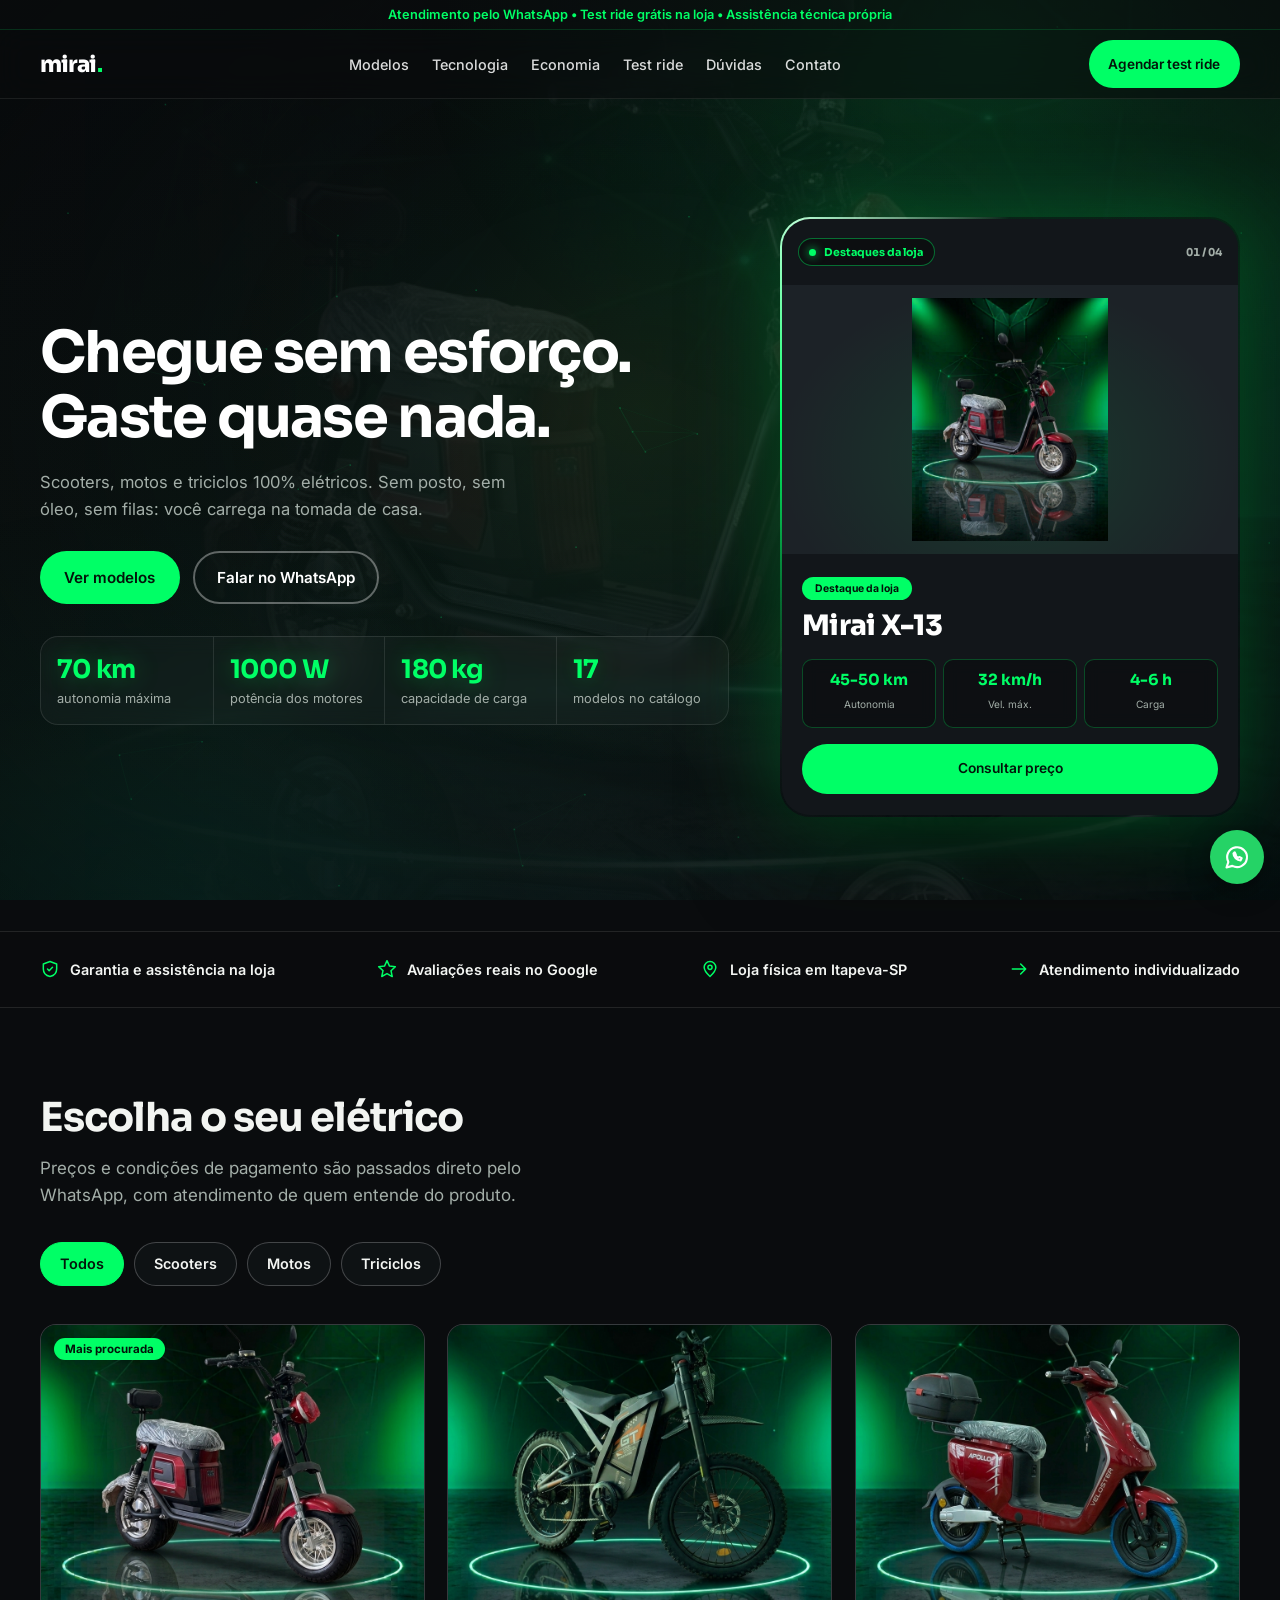
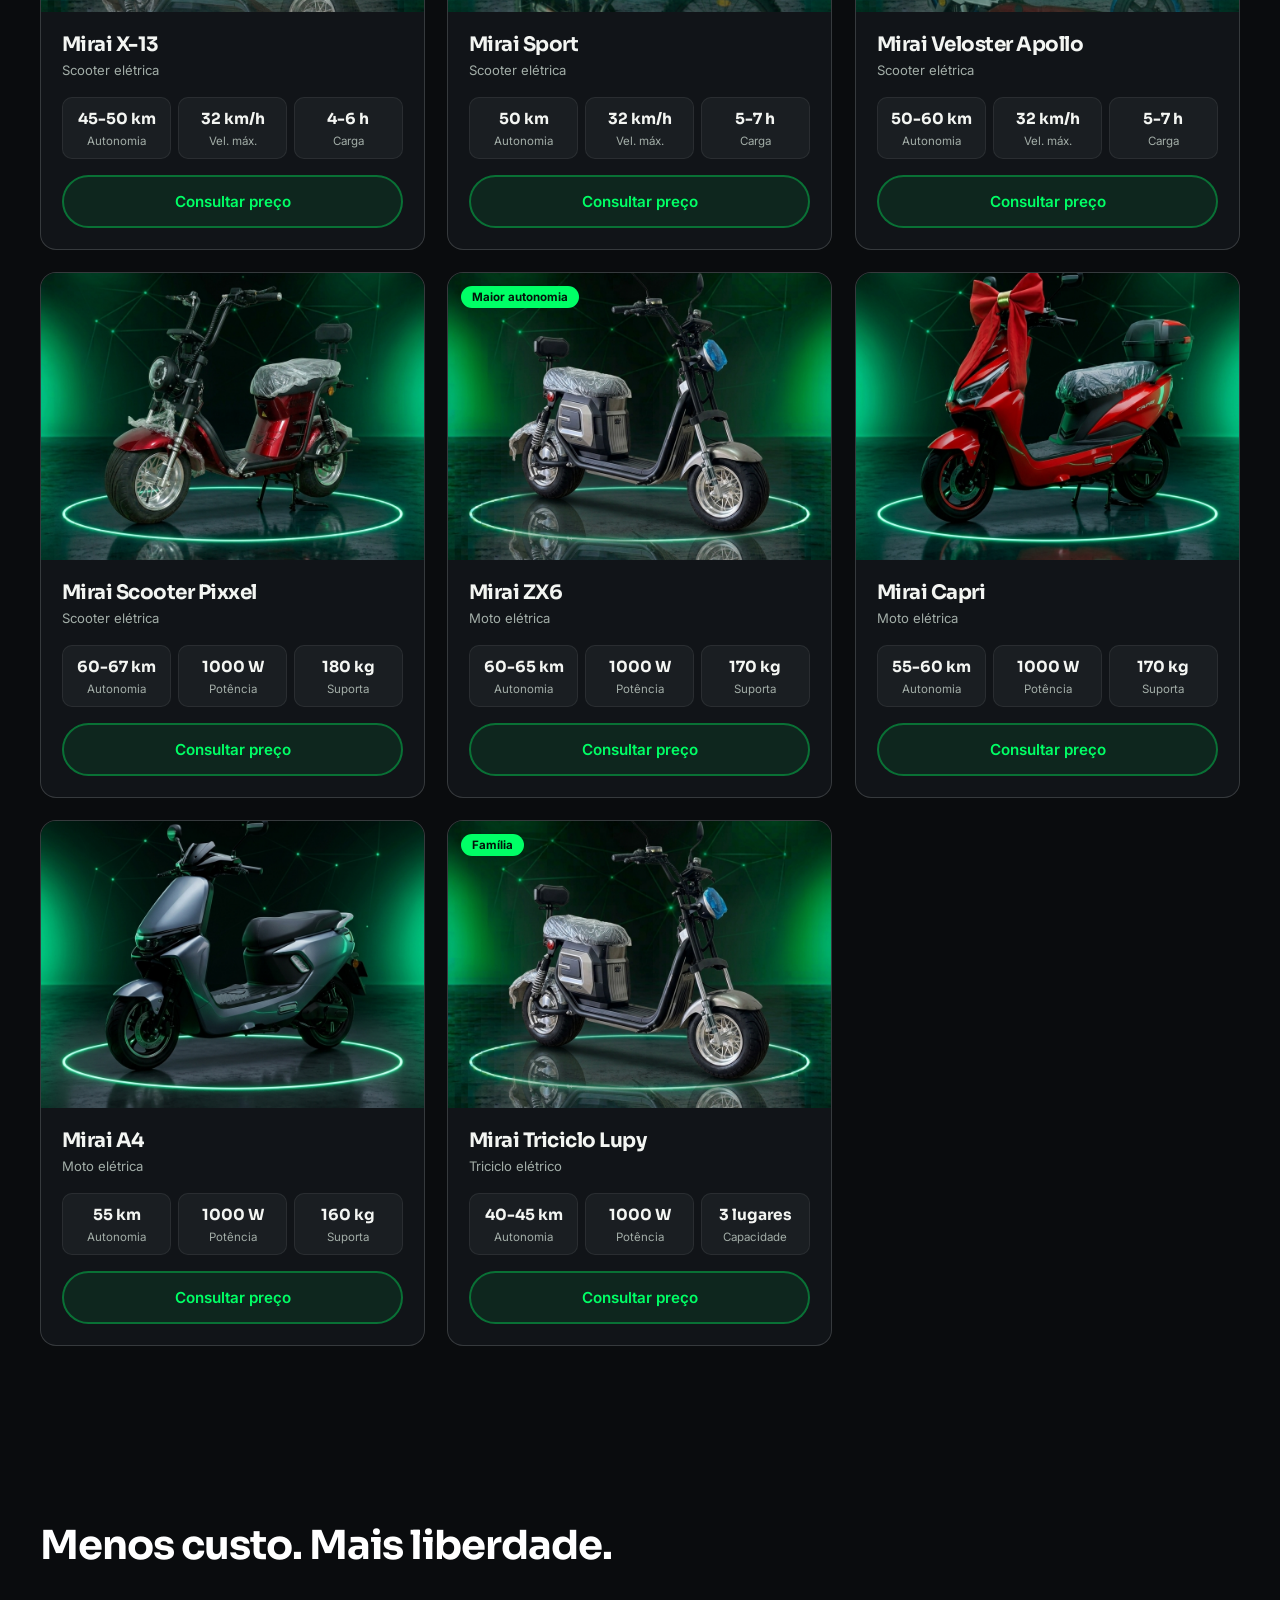
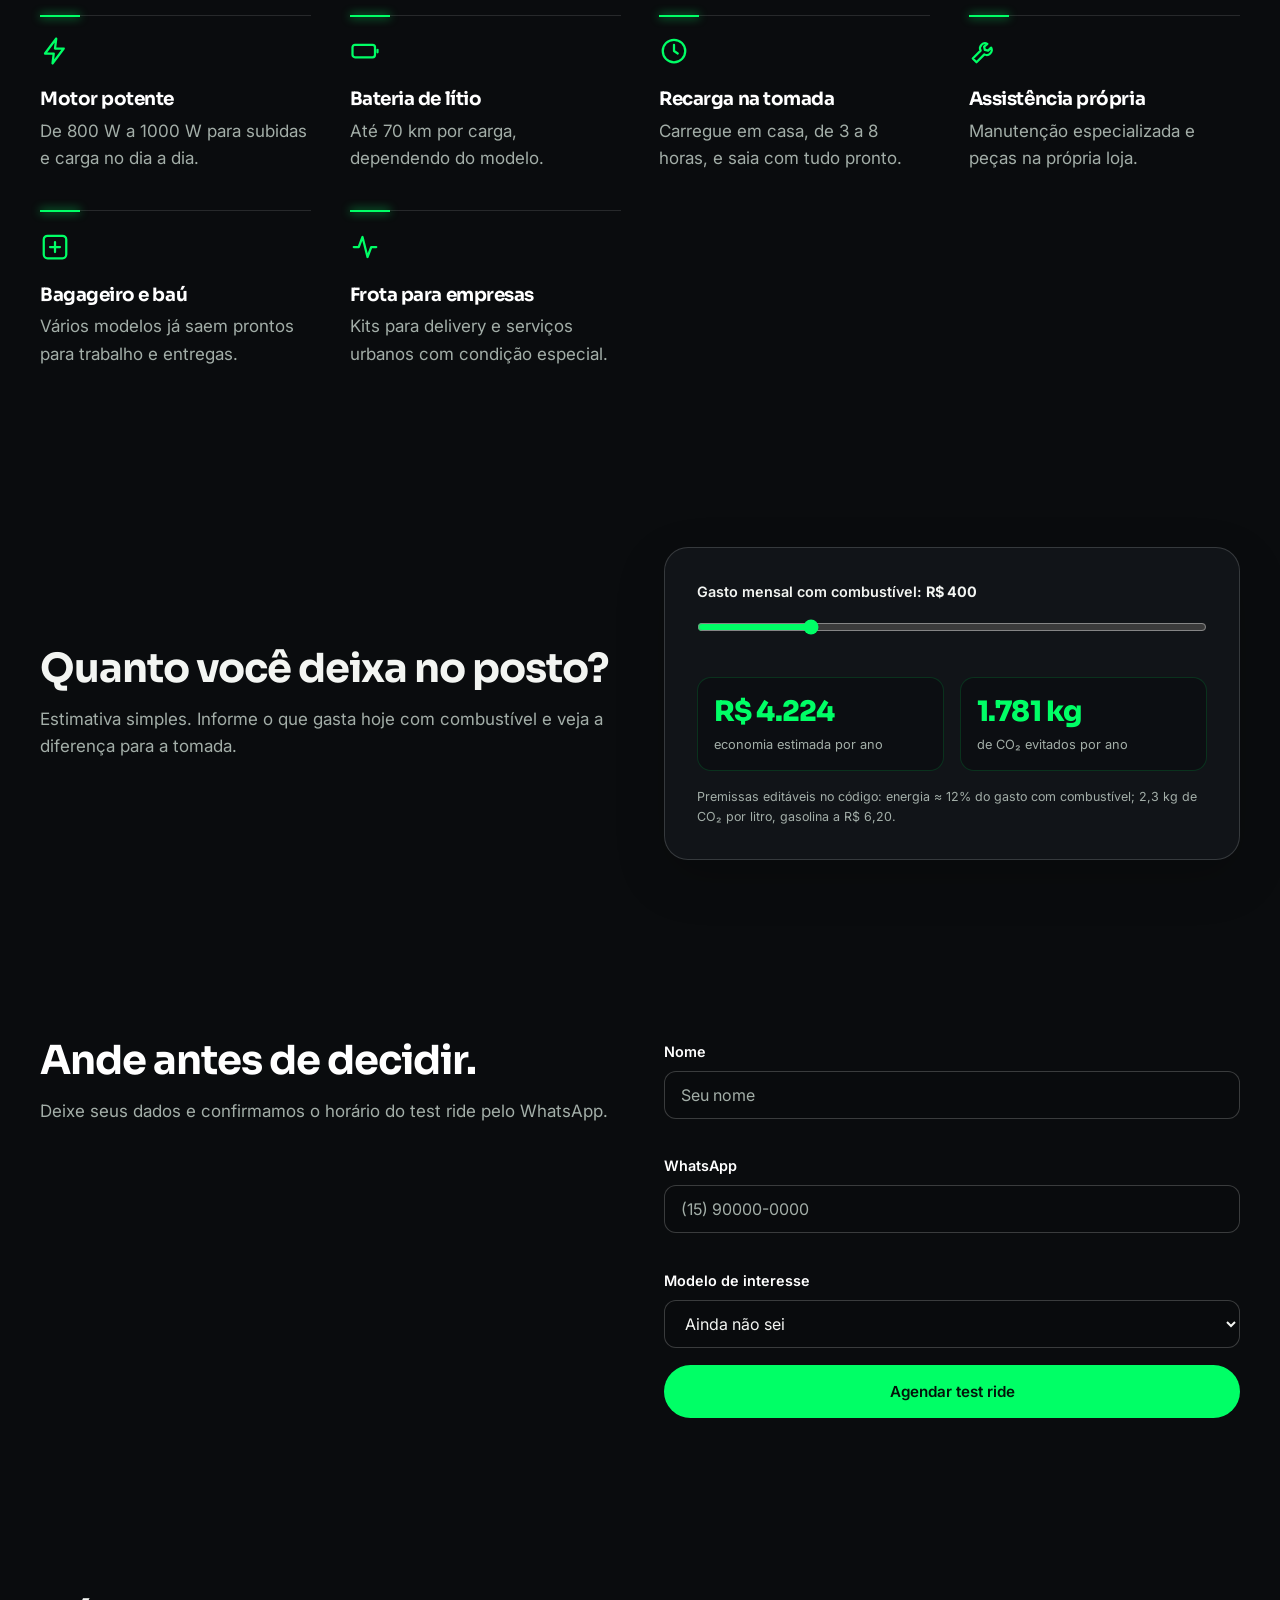
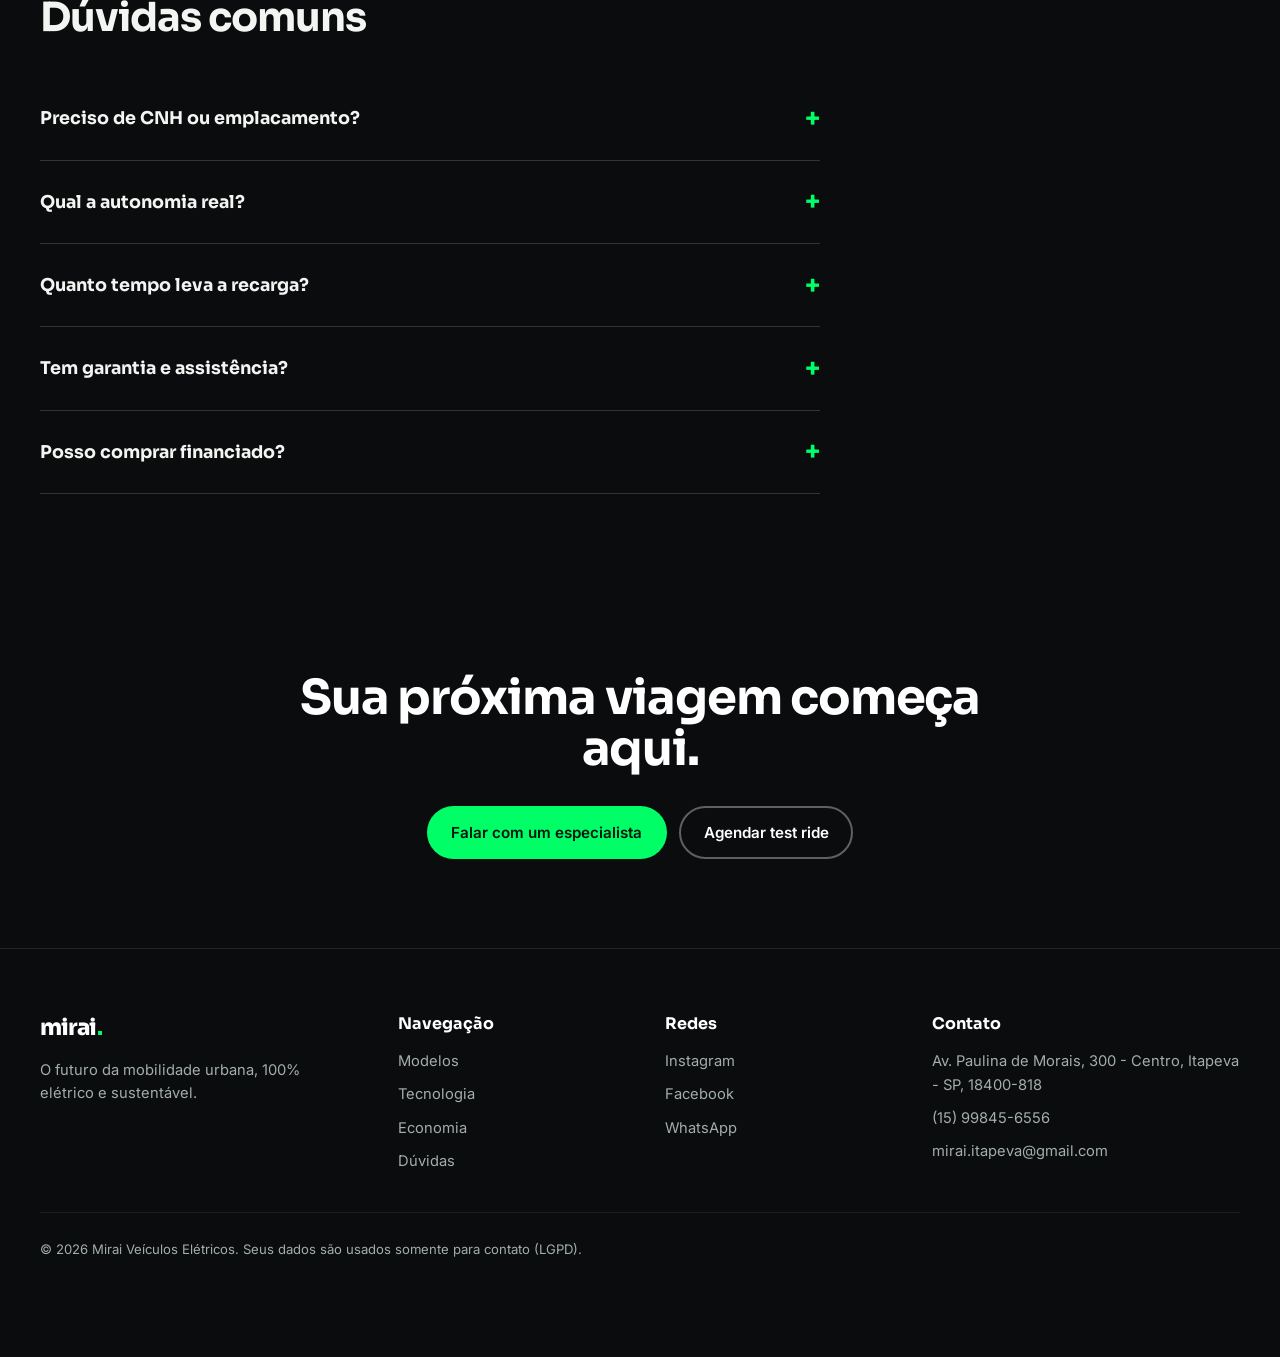
<file: site.html>
<!DOCTYPE html>
<html lang="pt-BR">
<head>
<meta charset="UTF-8">
<meta name="viewport" content="width=device-width, initial-scale=1, viewport-fit=cover">
<meta name="theme-color" content="#0a0c0e">
<title>Mirai Elétricos | Scooters e motos elétricas em Itapeva</title>
<meta name="description" content="Scooters, motos e triciclos elétricos em Itapeva-SP. Test ride, assistência técnica e atendimento pelo WhatsApp.">
<link rel="preconnect" href="https://fonts.googleapis.com"><link rel="preconnect" href="https://fonts.gstatic.com" crossorigin>
<link href="https://fonts.googleapis.com/css2?family=Sora:wght@500;700;800&family=Inter:wght@400;500;600&display=swap" rel="stylesheet">
<script type="application/ld+json">{"@context":"https://schema.org","@type":"Organization","name":"Mirai Elétricos","url":"https://seudominio.com.br/","telephone":"+55-15-99845-6556","address":{"@type":"PostalAddress","streetAddress":"Av. Paulina de Morais, 300","addressLocality":"Itapeva","addressRegion":"SP","postalCode":"18400-818","addressCountry":"BR"}}</script>
<link rel="stylesheet" href="style.css">
</head>
<body>
<div class="hero-bg site-bg" aria-hidden="true">
 <img src="assets/Mirai X-13 (2).jpg" alt="" onerror="this.remove()">
 <div class="ambient-wash"><span class="ambient-orb ambient-a"></span><span class="ambient-orb ambient-b"></span><span class="ambient-orb ambient-c"></span></div>
 <canvas id="net"></canvas><div class="ambient-vignette"></div>
</div>

<div class="topbar">Atendimento pelo WhatsApp &bull; Test ride grátis na loja &bull; Assistência técnica própria</div>

<header>
  <div class="wrap nav" id="nav">
    <a href="#home" class="logo" aria-label="Mirai Elétricos">mirai<b>.</b></a>
    <ul id="menu">
      <li><a href="#bikes">Modelos</a></li>
      <li><a href="#tecnologia">Tecnologia</a></li>
      <li><a href="#economia">Economia</a></li>
      <li><a href="#testride">Test ride</a></li>
      <li><a href="#faq">Dúvidas</a></li>
      <li><a href="#contato">Contato</a></li>
    </ul>
    <a class="btn btn-p" href="#testride">Agendar test ride</a>
    <button class="burger" id="burger" type="button" aria-label="Abrir menu" aria-controls="menu" aria-expanded="false">
      <svg class="i" viewBox="0 0 24 24"><path d="M4 7h16M4 12h16M4 17h16"/></svg>
    </button>
  </div>
</header>

<main id="home">
<!-- HERO -->
<section class="hero">
  <div class="hv" role="region" aria-roledescription="carrossel" aria-label="Destaques da loja" data-autoplay="playing">
    <div class="hv-in">
      <div class="hv-top"><span class="live"><i aria-hidden="true"></i> Destaques da loja</span><div class="hv-controls"><span id="vc" aria-label="Destaque 1 de 4">01 / 04</span></div></div>
      <div class="vstage" id="vstage"></div>
    </div>
  </div>
  <div class="wrap">
    <h1 id="h1"><span style="--n:0">Chegue</span> <span style="--n:1">sem</span> <span style="--n:2">esforço.</span> <span style="--n:3">Gaste</span> <span style="--n:4">quase</span> <span style="--n:5">nada.</span></h1>
    <p>Scooters, motos e triciclos 100% elétricos. Sem posto, sem óleo, sem filas: você carrega na tomada de casa.</p>
    <div class="cta-row">
      <a class="btn btn-p" href="#bikes">Ver modelos</a>
      <a class="btn btn-s" href="https://wa.me/5515998456556?text=Ol%C3%A1%21%20Quero%20conhecer%20os%20modelos%20da%20Mirai." target="_blank" rel="noopener noreferrer">Falar no WhatsApp</a>
    </div>
    <div class="stats">
      <div class="stat"><strong><span class="count" data-to="70">0</span> km</strong><small>autonomia máxima</small></div>
      <div class="stat"><strong><span class="count" data-to="1000">0</span> W</strong><small>potência dos motores</small></div>
      <div class="stat"><strong><span class="count" data-to="180">0</span> kg</strong><small>capacidade de carga</small></div>
      <div class="stat"><strong><span class="count" data-to="17">0</span></strong><small>modelos no catálogo</small></div>
    </div>
  </div>
</section>

<!-- CONFIANÇA -->
<div class="trust"><div class="wrap">
  <span><svg class="i" viewBox="0 0 24 24"><path d="m12 3 8 3v6c0 4.5-3.2 8-8 9-4.8-1-8-4.5-8-9V6z"/><path d="m9 12 2 2 4-4"/></svg>Garantia e assistência na loja</span>
  <span><svg class="i" viewBox="0 0 24 24"><path d="M12 2l3 6.5 7 .8-5.2 4.8 1.5 7L12 17.5 5.7 21l1.5-7L2 9.3l7-.8z"/></svg>Avaliações reais no Google</span>
  <span><svg class="i" viewBox="0 0 24 24"><path d="M12 21s-7-6.2-7-11a7 7 0 0 1 14 0c0 4.8-7 11-7 11z"/><circle cx="12" cy="10" r="2.5"/></svg>Loja física em Itapeva-SP</span>
  <span><svg class="i" viewBox="0 0 24 24"><path d="M4 12h16M14 6l6 6-6 6"/></svg>Atendimento individualizado</span>
</div></div>

<!-- PRODUTOS -->
<section id="bikes"><div class="wrap">
  <h2 class="rv">Escolha o seu elétrico</h2>
  <p class="lead muted rv">Preços e condições de pagamento são passados direto pelo WhatsApp, com atendimento de quem entende do produto.</p>
  <div class="filters" role="group" aria-label="Filtrar por categoria">
    <button class="chip" aria-pressed="true" data-f="todos">Todos</button>
    <button class="chip" aria-pressed="false" data-f="scooter">Scooters</button>
    <button class="chip" aria-pressed="false" data-f="moto">Motos</button>
    <button class="chip" aria-pressed="false" data-f="triciclo">Triciclos</button>
  </div>
  <div class="grid" id="grid"></div>
</div></section>

<!-- TECNOLOGIA -->
<section id="tecnologia" class="dark"><div class="wrap">
  <h2 class="rv">Menos custo. Mais liberdade.</h2>
  <div class="feat">
    <div class="rv"><svg class="i" viewBox="0 0 24 24"><path d="M13 2 4 14h7l-1 8 9-12h-7z"/></svg><h3>Motor potente</h3><p class="muted">De 800 W a 1000 W para subidas e carga no dia a dia.</p></div>
    <div class="rv"><svg class="i" viewBox="0 0 24 24"><rect x="2" y="7" width="18" height="10" rx="2"/><path d="M22 11v2"/></svg><h3>Bateria de lítio</h3><p class="muted">Até 70 km por carga, dependendo do modelo.</p></div>
    <div class="rv"><svg class="i" viewBox="0 0 24 24"><circle cx="12" cy="12" r="9"/><path d="M12 7v5l3 2"/></svg><h3>Recarga na tomada</h3><p class="muted">Carregue em casa, de 3 a 8 horas, e saia com tudo pronto.</p></div>
    <div class="rv"><svg class="i" viewBox="0 0 24 24"><path d="M14.7 6.3a4 4 0 0 0-5.4 5.4L3 18l3 3 6.3-6.3a4 4 0 0 0 5.4-5.4l-2.4 2.4-2.6-.6-.6-2.6z"/></svg><h3>Assistência própria</h3><p class="muted">Manutenção especializada e peças na própria loja.</p></div>
    <div class="rv"><svg class="i" viewBox="0 0 24 24"><rect x="3" y="3" width="18" height="18" rx="3"/><path d="M8 12h8M12 8v8"/></svg><h3>Bagageiro e baú</h3><p class="muted">Vários modelos já saem prontos para trabalho e entregas.</p></div>
    <div class="rv"><svg class="i" viewBox="0 0 24 24"><path d="M3 12h4l3-8 4 16 3-8h4"/></svg><h3>Frota para empresas</h3><p class="muted">Kits para delivery e serviços urbanos com condição especial.</p></div>
  </div>
</div></section>

<!-- CALCULADORA -->
<section id="economia"><div class="wrap calc">
  <div>
    <h2 class="rv">Quanto você deixa no posto?</h2>
    <p class="lead muted rv">Estimativa simples. Informe o que gasta hoje com combustível e veja a diferença para a tomada.</p>
  </div>
  <div class="panel rv">
    <label for="gasto">Gasto mensal com combustível: <b id="gv">R$ 400</b></label>
    <input type="range" id="gasto" min="100" max="1500" step="50" value="400">
    <div class="res">
      <div><strong id="r1">R$ 0</strong><small>economia estimada por ano</small></div>
      <div><strong id="r2">0 kg</strong><small>de CO₂ evitados por ano</small></div>
    </div>
    <p class="muted" style="font-size:.78rem;margin-top:1rem">Premissas editáveis no código: energia ≈ 12% do gasto com combustível; 2,3 kg de CO₂ por litro, gasolina a R$ 6,20.</p>
  </div>
</div></section>

<!-- TEST RIDE -->
<section id="testride" class="dark"><div class="wrap ride">
  <div>
    <h2 class="rv">Ande antes de decidir.</h2>
    <p class="lead muted rv">Deixe seus dados e confirmamos o horário do test ride pelo WhatsApp.</p>
  </div>
  <form id="tr" novalidate class="rv">
    <div><label for="n">Nome</label><input id="n" autocomplete="name" placeholder="Seu nome"><div class="err" id="en"></div></div>
    <div><label for="w">WhatsApp</label><input id="w" type="tel" inputmode="numeric" autocomplete="tel" placeholder="(15) 90000-0000" maxlength="15"><div class="err" id="ew"></div></div>
    <div><label for="m">Modelo de interesse</label><select id="m"></select></div>
    <button class="btn btn-p" type="submit">Agendar test ride</button>
    <div class="ok" id="ok" role="status">Pronto! Abrimos o WhatsApp com seu pedido. Se não abriu, toque em enviar na conversa.</div>
  </form>
</div></section>

<!-- FAQ -->
<section id="faq"><div class="wrap">
  <h2 class="rv">Dúvidas comuns</h2>
  <div class="faq">
    <details><summary>Preciso de CNH ou emplacamento?</summary><p>Depende da potência e da velocidade do modelo, conforme as regras do Contran. Confirme o enquadramento do modelo que você escolheu com nossa equipe antes da compra.</p></details>
    <details><summary>Qual a autonomia real?</summary><p>A autonomia varia com peso, relevo e velocidade. Os valores do catálogo são faixas de referência por modelo.</p></details>
    <details><summary>Quanto tempo leva a recarga?</summary><p>Entre 3 e 8 horas, em tomada comum, conforme o modelo.</p></details>
    <details><summary>Tem garantia e assistência?</summary><p>Sim. A assistência técnica é feita na loja, em Itapeva. Prazos e termos são informados na compra.</p></details>
    <details><summary>Posso comprar financiado?</summary><p>Fale com a equipe pelo WhatsApp para ver as formas de pagamento disponíveis.</p></details>
  </div>
</div></section>

<!-- CTA FINAL -->
<section class="dark final" id="contato"><div class="wrap">
  <h2 class="rv">Sua próxima viagem começa aqui.</h2>
  <div class="cta-row">
    <a class="btn btn-p" href="https://wa.me/5515998456556?text=Ol%C3%A1%21%20Quero%20conhecer%20os%20modelos%20da%20Mirai." target="_blank" rel="noopener noreferrer">Falar com um especialista</a>
    <a class="btn btn-s" href="#testride">Agendar test ride</a>
  </div>
</div></section>
</main>

<footer><div class="wrap">
  <div class="fgrid">
    <div><a href="#home" class="logo" style="color:#fff">mirai<b>.</b></a><p style="margin-top:1rem;max-width:30ch">O futuro da mobilidade urbana, 100% elétrico e sustentável.</p></div>
    <div><h4>Navegação</h4><ul><li><a href="#bikes">Modelos</a></li><li><a href="#tecnologia">Tecnologia</a></li><li><a href="#economia">Economia</a></li><li><a href="#faq">Dúvidas</a></li></ul></div>
    <div><h4>Redes</h4><ul><li><a href="https://www.instagram.com/mirai.itapeva/" target="_blank" rel="noopener noreferrer">Instagram</a></li><li><a href="https://www.facebook.com/61592058405448/" target="_blank" rel="noopener noreferrer">Facebook</a></li><li><a href="https://wa.me/5515998456556" target="_blank" rel="noopener noreferrer">WhatsApp</a></li></ul></div>
    <div><h4>Contato</h4><ul><li>Av. Paulina de Morais, 300 - Centro, Itapeva - SP, 18400-818</li><li>(15) 99845-6556</li><li>mirai.itapeva@gmail.com</li></ul></div>
  </div>
  <div class="legal"><span>&copy; <span id="yr"></span> Mirai Veículos Elétricos. Seus dados são usados somente para contato (LGPD).</span></div>
</div></footer>

<a class="wpp" href="https://wa.me/5515998456556?text=Ol%C3%A1%21%20Vim%20pelo%20site%20da%20Mirai." target="_blank" rel="noopener noreferrer" aria-label="Falar no WhatsApp">
  <svg viewBox="0 0 24 24" fill="none" stroke="currentColor" stroke-width="1.8" stroke-linecap="round" stroke-linejoin="round"><path d="M3 21l1.6-4.8A8.5 8.5 0 1 1 8 19.6z"/><path d="M9 9c0 3 3 6 6 6l1-2-2-1-1 .7c-1-.4-1.8-1.2-2.2-2.2L11 10l-1-2z"/></svg>
</a>

<script src="script.js" defer></script>
</body>
</html>
</file>
<file: style.css>
/* ===== TOKENS ===== */
:root{
  --ink:#0a0c0e; --ink-2:#12161a; --ink-3:#1c2227;
  --paper:#f3f5f2; --paper-2:#e6eae4; --line:#d3d9d0;
  --green:#00ff66; --green-ink:#006b2b; --green-glow:rgba(0,255,102,.35);
  --text:#14181b; --muted:#5a645e; --text-inv:#fff; --muted-inv:#a3aea8;
  --r:16px; --ease:cubic-bezier(.2,.7,.2,1);
  --f-head:'Sora',system-ui,sans-serif; --f-body:'Inter',system-ui,sans-serif;
}
*{box-sizing:border-box;margin:0;padding:0}
html{scroll-behavior:smooth;scroll-padding-top:80px}
body{font:400 1.0625rem/1.6 var(--f-body);color:var(--text);background:var(--paper);overflow-x:hidden}
img{max-width:100%;display:block}
a{color:inherit}
h1,h2,h3{font-family:var(--f-head);letter-spacing:-.025em;line-height:1.05}
:focus-visible{outline:3px solid var(--green);outline-offset:3px}
.wrap{width:min(1200px,100% - 2.5rem);margin-inline:auto}
section{padding:clamp(4rem,9vw,7rem) 0}
.dark{background:var(--ink);color:var(--text-inv)}
.dark .muted{color:var(--muted-inv)}
.muted{color:var(--muted)}
h2{font-size:clamp(1.7rem,3.2vw,2.5rem);font-weight:700;max-width:22ch}
.lead{max-width:52ch;margin-top:1rem}
.btn{display:inline-flex;align-items:center;justify-content:center;gap:.6rem;min-height:48px;padding:0 1.6rem;border-radius:999px;font:600 .95rem var(--f-body);text-decoration:none;border:2px solid transparent;cursor:pointer;transition:transform .25s var(--ease),box-shadow .25s,background .25s}
.btn-p{background:var(--green);color:#03140a}
.btn-p:hover{transform:translateY(-2px);box-shadow:0 8px 30px var(--green-glow)}
.btn-s{border-color:rgba(255,255,255,.35);color:#fff}
.btn-s:hover{border-color:var(--green);color:var(--green)}
.btn-d{background:var(--ink);color:#fff}
.btn-d:hover{background:var(--ink-3)}
svg.i{width:20px;height:20px;stroke:currentColor;fill:none;stroke-width:1.8;stroke-linecap:round;stroke-linejoin:round;flex:none}

/* ===== TOPBAR + HEADER ===== */
.topbar{background:var(--green);color:#03140a;font:600 .8rem var(--f-body);text-align:center;padding:.45rem 1rem}
header{position:sticky;top:0;z-index:50;background:rgba(10,12,14,.55);backdrop-filter:blur(14px);-webkit-backdrop-filter:blur(14px);border-bottom:1px solid rgba(255,255,255,.08);color:#fff}
.nav{display:flex;align-items:center;justify-content:space-between;height:68px}
.logo{font:800 1.4rem var(--f-head);text-decoration:none;letter-spacing:-.04em}
.logo b{color:var(--green)}
.nav ul{display:flex;gap:1.8rem;list-style:none}
.nav ul a{text-decoration:none;font-weight:500;font-size:.95rem;opacity:.85}
.nav ul a:hover{opacity:1;color:var(--green)}
.burger{display:none;background:none;border:0;color:#fff;width:48px;height:48px;cursor:pointer}
@media(max-width:900px){
  .nav ul,.nav .btn{display:none}.burger{display:block}
  .nav.open ul{display:flex;flex-direction:column;position:fixed;inset:68px 0 0;background:var(--ink);padding:2rem 1.5rem;gap:1.4rem}
  .nav.open ul a{font:700 1.8rem var(--f-head)}
}

/* ===== HERO ===== */
.hero{position:relative;min-height:calc(100svh - 110px);display:flex;align-items:flex-end;padding:0;margin-top:-68px;padding-top:68px;overflow:hidden;background:var(--ink);color:#fff}
.hero-bg{position:absolute;inset:0;background:radial-gradient(ellipse at 75% 40%,rgba(0,255,102,.22),transparent 55%),linear-gradient(160deg,#0a0c0e,#10161a)}
.hero-bg img{width:100%;height:100%;object-fit:cover;opacity:.5;mask-image:linear-gradient(to left,#000 30%,transparent 95%);-webkit-mask-image:linear-gradient(to left,#000 30%,transparent 95%)}
.hero .wrap{position:relative;padding:5rem 0 0}
.hero h1{font-size:clamp(3rem,9vw,6.5rem);font-weight:800;max-width:11ch}
.hero h1 span{display:inline-block;opacity:0;transform:translateY(.5em);animation:up .8s var(--ease) forwards;animation-delay:calc(var(--n)*90ms + 150ms)}
@keyframes up{to{opacity:1;transform:none}}
.hero p{max-width:48ch;margin:1.2rem 0 1.8rem;color:var(--muted-inv);font-size:1.05rem}
.cta-row{display:flex;gap:.8rem;flex-wrap:wrap}
.stats{display:grid;grid-template-columns:repeat(4,1fr);margin-top:4rem;border-top:1px solid rgba(255,255,255,.14)}
.stat{padding:1.6rem 1rem 2rem 0}
.stat+.stat{padding-left:1.4rem;border-left:1px solid rgba(255,255,255,.1)}
.stat strong{display:block;font:700 clamp(1.5rem,2.4vw,2rem) var(--f-head);letter-spacing:-.03em;color:var(--green)}
.stat small{color:var(--muted-inv);font-size:.85rem}
@media(max-width:640px){.stats{grid-template-columns:1fr 1fr}.stat:nth-child(3){border-left:0;padding-left:0}}

/* ===== CONFIANÇA ===== */
.trust{padding:1.6rem 0;background:var(--paper-2)}
.trust .wrap{display:flex;flex-wrap:wrap;gap:1rem 2.4rem;justify-content:space-between;align-items:center;font-weight:600;font-size:.95rem}
.trust span{display:inline-flex;align-items:center;gap:.6rem}
.trust svg{color:var(--green-ink)}

/* ===== PRODUTOS ===== */
.filters{display:flex;gap:.6rem;flex-wrap:wrap;margin:2rem 0 2.4rem}
.chip{min-height:44px;padding:0 1.2rem;border-radius:999px;border:1.5px solid var(--line);background:transparent;font:600 .9rem var(--f-body);cursor:pointer;transition:.2s}
.chip:hover{border-color:var(--ink)}
.chip[aria-pressed=true]{background:var(--ink);color:#fff;border-color:var(--ink)}
.grid{display:grid;grid-template-columns:repeat(auto-fill,minmax(270px,1fr));gap:1.4rem}
.card{background:#fff;border-radius:var(--r);overflow:hidden;display:flex;flex-direction:column;border:1px solid var(--line);transition:transform .3s var(--ease),box-shadow .3s}
.card:hover{transform:translateY(-4px);box-shadow:0 18px 40px rgba(10,12,14,.12)}
.card[hidden]{display:none}
.ph{aspect-ratio:4/3;background:linear-gradient(135deg,var(--ink-2),var(--ink-3));overflow:hidden;position:relative}
.ph img{width:100%;height:100%;object-fit:cover;transition:transform .6s var(--ease)}
.card:hover .ph img{transform:scale(1.05)}
.tag{position:absolute;top:.8rem;left:.8rem;background:var(--green);color:#03140a;font:700 .72rem var(--f-body);padding:.25rem .7rem;border-radius:999px}
.cb{padding:1.2rem 1.3rem 1.4rem;display:flex;flex-direction:column;gap:1rem;flex:1}
.cb h3{font-size:1.25rem;font-weight:700}
.cb .kind{font-size:.82rem;color:var(--muted);margin-top:.2rem}
.specs{display:grid;grid-template-columns:repeat(3,1fr);gap:.5rem;text-align:center}
.specs div{background:var(--paper);border-radius:10px;padding:.6rem .2rem}
.specs strong{display:block;font:700 1rem var(--f-head)}
.specs small{font-size:.72rem;color:var(--muted)}
.cb .btn{margin-top:auto;width:100%}

/* ===== DIFERENCIAIS ===== */
.feat{display:grid;grid-template-columns:repeat(auto-fit,minmax(260px,1fr));gap:2.2rem 3rem;margin-top:3rem}
.feat svg{color:var(--green);width:30px;height:30px;margin-bottom:.8rem}
.feat h3{font-size:1.15rem;margin-bottom:.4rem}

/* ===== CALCULADORA ===== */
.calc{display:grid;grid-template-columns:1fr 1fr;gap:3rem;align-items:center}
@media(max-width:800px){.calc{grid-template-columns:1fr}}
.panel{background:#fff;border:1px solid var(--line);border-radius:24px;padding:2rem}
label{display:block;font-weight:600;font-size:.9rem;margin-bottom:.5rem}
input,select{width:100%;min-height:48px;padding:0 1rem;border-radius:12px;border:1.5px solid var(--line);font:400 1rem var(--f-body);background:#fff;color:var(--text)}
input:focus,select:focus{outline:none;border-color:var(--green-ink);box-shadow:0 0 0 3px rgba(0,107,43,.18)}
input[type=range]{padding:0;accent-color:var(--green-ink);min-height:32px}
.res{margin-top:1.6rem;display:grid;grid-template-columns:1fr 1fr;gap:1rem}
.res div{background:var(--ink);color:#fff;border-radius:14px;padding:1.1rem}
.res strong{display:block;font:800 1.8rem var(--f-head);color:var(--green);letter-spacing:-.03em}
.res small{color:var(--muted-inv);font-size:.8rem}

/* ===== TEST RIDE ===== */
.ride{display:grid;grid-template-columns:1fr 1fr;gap:3rem}
@media(max-width:800px){.ride{grid-template-columns:1fr}}
form{display:grid;gap:1.1rem}
.dark input,.dark select{background:var(--ink-2);border-color:rgba(255,255,255,.14);color:#fff}
.dark input:focus,.dark select:focus{border-color:var(--green);box-shadow:0 0 0 3px rgba(0,255,102,.15)}
.err{color:#ff8a8a;font-size:.82rem;min-height:1em;margin-top:.3rem}
.ok{display:none;padding:1.2rem;border:1px solid var(--green);border-radius:14px;color:var(--green);font-weight:600}
.ok.show{display:block;animation:up .5s var(--ease)}

/* ===== FAQ ===== */
.faq{max-width:780px;margin-top:2.4rem}
details{border-bottom:1px solid var(--line);padding:1.2rem 0}
summary{cursor:pointer;font:700 1.1rem var(--f-head);list-style:none;display:flex;justify-content:space-between;gap:1rem;min-height:44px;align-items:center}
summary::-webkit-details-marker{display:none}
summary::after{content:"+";font-size:1.6rem;color:var(--green-ink);transition:transform .25s}
details[open] summary::after{transform:rotate(45deg)}
details p{margin-top:.7rem;color:var(--muted);max-width:62ch}

/* ===== CTA FINAL + FOOTER ===== */
.final{text-align:center}
.final h2{margin-inline:auto;max-width:20ch;font-size:clamp(1.9rem,4vw,3rem)}
.final .cta-row{justify-content:center;margin-top:2rem}
footer{background:var(--ink-2);color:var(--muted-inv);padding:4rem 0 2rem;font-size:.92rem}
.fgrid{display:grid;grid-template-columns:1.5fr 1fr 1fr 1.4fr;gap:2.4rem;padding-bottom:2.4rem;border-bottom:1px solid rgba(255,255,255,.08)}
@media(max-width:800px){.fgrid{grid-template-columns:1fr 1fr}}
footer h4{color:#fff;font:700 1rem var(--f-head);margin-bottom:1rem}
footer ul{list-style:none;display:grid;gap:.6rem}
footer a{text-decoration:none}footer a:hover{color:var(--green)}
.legal{padding-top:1.6rem;display:flex;justify-content:space-between;flex-wrap:wrap;gap:1rem;font-size:.82rem}

/* ===== FLUTUANTES ===== */
.wpp{position:fixed;right:1.2rem;bottom:calc(1.2rem + env(safe-area-inset-bottom,0px));z-index:60;width:58px;height:58px;border-radius:50%;background:#25d366;color:#fff;display:grid;place-items:center;box-shadow:0 8px 24px rgba(0,0,0,.35);transition:transform .25s}
.wpp:hover{transform:scale(1.08)}
.wpp svg{width:28px;height:28px}

/* ===== CAMADA TECH ===== */
#net{position:absolute;inset:0;width:100%;height:100%}
.hero-bg img{opacity:.32}
.scan{position:absolute;left:0;right:0;height:140px;top:-140px;background:linear-gradient(transparent,rgba(0,255,102,.09),transparent);animation:scan 7s linear infinite;pointer-events:none}
@keyframes scan{to{top:100%}}
@keyframes spin{to{transform:rotate(360deg)}}
#bar{position:fixed;top:0;left:0;height:3px;width:0;background:var(--green);box-shadow:0 0 12px var(--green);z-index:100}
.card{position:relative;transform-style:preserve-3d;will-change:transform}
.card::before{content:"";position:absolute;inset:0;z-index:1;pointer-events:none;opacity:0;transition:opacity .3s;background:radial-gradient(320px circle at var(--mx,50%) var(--my,50%),rgba(0,255,102,.2),transparent 65%)}
.card:hover::before{opacity:1}
.card:hover{border-color:var(--green-ink)}
.feat>div{position:relative;padding-top:1.3rem;border-top:1px solid rgba(255,255,255,.12)}
.feat>div::before{content:"";position:absolute;top:-1px;left:0;width:40px;height:2px;background:var(--green);box-shadow:0 0 10px var(--green);transition:width .5s var(--ease)}
.feat>div:hover::before{width:100%}
.stat strong{text-shadow:0 0 24px var(--green-glow)}
.hero h1{font-size:clamp(2.2rem,4.2vw,3.7rem);font-weight:700;letter-spacing:-.03em;line-height:1.08;max-width:17ch}
.hv{position:absolute;right:max(1.5rem,5%);top:50%;transform:translateY(-52%);width:min(500px,38vw);z-index:2;border-radius:30px;padding:2px;overflow:hidden;box-shadow:0 0 90px rgba(0,255,102,.28),0 40px 90px rgba(0,0,0,.6)}
.hv::before{content:"";position:absolute;inset:-60%;background:conic-gradient(from 0deg,transparent 0 62%,var(--green) 82%,#b6ffd3 90%,transparent);animation:spin 4.5s linear infinite}
.hv-in{position:relative;background:var(--ink-2);border-radius:28px;overflow:hidden}
.hv-top{position:absolute;z-index:5;top:1rem;left:1.2rem;right:1.2rem;display:flex;justify-content:space-between;align-items:center;font:700 .78rem var(--f-head);color:var(--muted-inv)}
.live{display:inline-flex;align-items:center;gap:.5rem;background:rgba(10,12,14,.7);backdrop-filter:blur(8px);-webkit-backdrop-filter:blur(8px);border:1px solid rgba(0,255,102,.4);color:var(--green);padding:.4rem .9rem;border-radius:999px}
.live i{width:7px;height:7px;border-radius:50%;background:var(--green);box-shadow:0 0 10px var(--green);animation:blink 1.6s infinite}
.vstage{position:relative;aspect-ratio:4/4.4;background:var(--ink-3)}
.sl{position:absolute;inset:0;opacity:0;visibility:hidden;transition:opacity .7s var(--ease),visibility 0s .7s}
.sl.on{opacity:1;visibility:visible;transition:opacity .7s var(--ease)}
.sl img{width:100%;height:100%;object-fit:cover;transform:scale(1.1);transition:transform 7s linear}
.sl.on img{transform:scale(1)}
.sl::after{content:"";position:absolute;inset:0;background:linear-gradient(to top,rgba(10,12,14,.97) 8%,rgba(10,12,14,.3) 58%,rgba(10,12,14,.35))}
.ghost{position:absolute;z-index:1;left:1rem;top:16%;font:800 clamp(3.5rem,6.5vw,5.5rem) var(--f-head);letter-spacing:-.05em;line-height:1;white-space:nowrap;color:transparent;-webkit-text-stroke:1px rgba(0,255,102,.45);transform:translateX(8%);opacity:0;transition:transform 1.2s var(--ease),opacity 1s}
.sl.on .ghost{opacity:1;transform:none}
.sinfo{position:absolute;z-index:3;left:1.4rem;right:1.4rem;bottom:1.3rem;display:flex;flex-direction:column;gap:1rem}
.sinfo h3{font-size:clamp(1.8rem,3vw,2.5rem);font-weight:800}
.sinfo .btn{width:100%;animation:pulse 2.4s infinite}
@keyframes pulse{0%,100%{box-shadow:0 0 0 0 rgba(0,255,102,.5)}50%{box-shadow:0 0 0 12px transparent}}
.lab{display:inline-block;background:var(--green);color:#03140a;font:700 .74rem var(--f-body);padding:.3rem .8rem;border-radius:999px;margin-bottom:.7rem}
.sspec{display:grid;grid-template-columns:repeat(3,1fr);gap:.5rem;margin-top:.8rem}
.sspec div{background:rgba(10,12,14,.6);backdrop-filter:blur(8px);-webkit-backdrop-filter:blur(8px);border:1px solid rgba(0,255,102,.25);border-radius:12px;padding:.6rem .4rem;text-align:center}
.sspec strong{display:block;font:700 1rem var(--f-head);color:var(--green)}
.sspec small{color:var(--muted-inv);font-size:.72rem}
.vlist{display:grid;grid-template-columns:repeat(4,1fr);gap:1px;background:rgba(255,255,255,.1)}
.vi{position:relative;height:64px;padding:0;border:0;background:var(--ink-2);cursor:pointer;overflow:hidden;opacity:.5;transition:opacity .25s}
.vi:hover,.vi[aria-selected=true]{opacity:1}
.vi img{width:100%;height:100%;object-fit:cover}
.vi span{display:none}
.vi i{position:absolute;left:0;bottom:0;height:3px;width:100%;background:var(--green);transform:scaleX(0);transform-origin:left;box-shadow:0 0 10px var(--green)}
.vi[aria-selected=true] i{animation:vfill 6s linear forwards}
@keyframes vfill{to{transform:scaleX(1)}}
.hv:hover .vi[aria-selected=true] i,.hv:focus-within .vi[aria-selected=true] i{animation-play-state:paused}
@media(min-width:1001px){.hero .stats{width:56%}}
@media(max-width:1000px){
  .hero{flex-direction:column;align-items:stretch;justify-content:flex-end}
  .hv{position:relative;right:auto;top:auto;transform:none;width:min(520px,100% - 2.5rem);margin:2.5rem auto 3rem}
}
@media(prefers-reduced-motion:reduce){.hv::before,.sinfo .btn,.live i{animation:none}.vi[aria-selected=true] i{animation:none;transform:scaleX(1)}.sl img{transform:none;transition:none}.ghost{transition:none}}
.hero .wrap{padding:6rem 0 2.5rem}
.stats{margin-top:2.6rem;border:1px solid rgba(255,255,255,.1);border-radius:18px;background:rgba(255,255,255,.03);backdrop-filter:blur(10px);-webkit-backdrop-filter:blur(10px);overflow:hidden}
.stat{padding:1.1rem 1.3rem}
.stat+.stat{padding-left:1.3rem}
@media(max-width:640px){.stat:nth-child(3){border-left:0;padding-left:1.3rem}.stat:nth-child(n+3){border-top:1px solid rgba(255,255,255,.1)}}
h2 .w{display:inline-block;overflow:hidden;vertical-align:top;padding-bottom:.14em;margin-bottom:-.14em}
h2 .w>span{display:inline-block;transform:translateY(110%);transition:transform .9s var(--ease) calc(var(--i)*80ms)}
h2 .w.go>span{transform:none}
@media(prefers-reduced-motion:reduce){.scan,.hring,.hud-n i{animation:none}h2 .w>span{transform:none;transition:none}}

/* ===== REVEAL ===== */
.rv{opacity:0;transform:translateY(24px);transition:opacity .7s var(--ease),transform .7s var(--ease)}
.rv.in{opacity:1;transform:none}
@media(prefers-reduced-motion:reduce){
  html{scroll-behavior:auto}.rv{opacity:1;transform:none;transition:none}
  .hero h1 span{animation:none;opacity:1;transform:none}*{transition-duration:.01ms!important}
}

/* ===== AJUSTE SOMENTE DA VITRINE DE DESTAQUES ===== */
/* Colunas reservadas impedem a sobreposição do card com o título. */
.hero{display:grid;grid-template-columns:minmax(0,1fr) minmax(320px,460px);column-gap:clamp(2rem,5vw,5rem);align-items:center;padding-inline:max(1.25rem,calc((100% - 1200px)/2))}
.hero>.wrap{grid-column:1;grid-row:1;width:100%;margin:0;padding:6rem 0 3rem;min-width:0}
.hero .stats{width:100%}
.hero>.hv{position:relative;grid-column:2;grid-row:1;top:auto;right:auto;transform:none;width:100%;max-width:460px;margin:4.5rem 0 3rem;justify-self:end;align-self:center;isolation:isolate}
.hv .hv-top{position:relative;inset:auto;min-height:66px;padding:.8rem 1rem;gap:.6rem;flex-wrap:wrap}
.hv .live{font-size:.68rem;padding:.4rem .65rem;white-space:nowrap}
.hv .hv-controls{display:flex;align-items:center;gap:.5rem;margin-left:auto}
.hv #vc{font-size:.68rem;white-space:nowrap;font-variant-numeric:tabular-nums}
.hv .v-toggle{display:inline-flex;align-items:center;justify-content:center;min-height:44px;min-width:60px;padding:.4rem .5rem;border:1px solid rgba(255,255,255,.18);border-radius:8px;background:transparent;color:var(--muted-inv);font:600 .65rem var(--f-body);cursor:pointer}
.hv .v-toggle:hover{border-color:var(--green);color:var(--green)}
.hv .vstage{display:grid;aspect-ratio:auto;min-width:0;background:var(--ink-2)}
.hv .sl{position:relative;inset:auto;grid-area:1/1;min-width:0;display:flex;flex-direction:column}
.hv .sl::after{display:none}
.hv .vphoto{height:clamp(200px,21vw,270px);position:relative;overflow:hidden;display:grid;place-items:center;background:radial-gradient(ellipse at 50% 65%,rgba(0,255,102,.11),transparent 72%),var(--ink-3)}
.hv .sl img{position:absolute;inset:0;z-index:2;width:100%;height:100%;padding:.8rem 1rem;object-fit:contain;transform:none;transition:opacity .3s}
.hv .ghost{z-index:1;inset:20% .8rem auto;max-width:calc(100% - 1.6rem);font-size:clamp(2.5rem,4.8vw,4.5rem);white-space:normal;overflow-wrap:anywhere;text-align:center;line-height:1.05;pointer-events:none}
.hv .vphoto.photo-ready .ghost{opacity:0}
.hv .vphoto-fallback{position:absolute;inset:auto .75rem 1rem;z-index:1;text-align:center;color:var(--muted-inv);font-size:.66rem;line-height:1.5}
.hv .vphoto.photo-ready .vphoto-fallback{display:none}
.hv .sinfo{position:relative;inset:auto;padding:1.2rem 1.25rem 1.3rem;gap:1rem;margin-top:auto}
.hv .sinfo h3{font-size:clamp(1.35rem,2.2vw,1.85rem);line-height:1.15;overflow-wrap:anywhere}
.hv .lab{font-size:.65rem;margin-bottom:.65rem}
.hv .sspec{gap:.4rem;margin-top:1rem}
.hv .sspec div{min-width:0;padding:.65rem .2rem;border-radius:10px}
.hv .sspec strong{font-size:clamp(.8rem,1.2vw,1rem);white-space:nowrap}
.hv .sspec small{font-size:.63rem}
.hv .sinfo .btn{min-height:48px;font-size:.86rem;animation:none}
.hv .vlist{grid-template-columns:repeat(4,minmax(0,1fr));border-top:1px solid rgba(255,255,255,.1)}
.hv .vi{height:82px;min-width:0;padding:.5rem .2rem;display:flex;flex-direction:column;align-items:center;justify-content:center;gap:.25rem;opacity:.6}
.hv .vi:hover,.hv .vi[aria-selected=true]{opacity:1;background:#1c2a20}
.hv .vi img{width:70px;max-width:90%;height:38px;object-fit:contain;flex:none}
.hv .vi span{display:block;min-width:0;max-width:100%;padding-inline:.15rem}
.hv .vi b{display:block;overflow:hidden;text-overflow:ellipsis;white-space:nowrap;font:600 .65rem var(--f-body)}
.hv .vi small{display:none}
.hv[data-autoplay=paused] .vi[aria-selected=true] i{animation-play-state:paused}
@media(max-width:1000px){
 .hero{grid-template-columns:minmax(0,1fr);column-gap:0;align-items:start}
 .hero>.wrap{grid-column:1;grid-row:1;padding:5rem 0 2rem}
 .hero>.hv{grid-column:1;grid-row:2;width:min(520px,100%);max-width:520px;margin:0 0 3rem;justify-self:center}
 .hv .vphoto{height:clamp(210px,46vw,290px)}
 .hv .ghost{font-size:clamp(3rem,9vw,4.5rem)}
 .hv .sspec strong{font-size:1rem}
}
@media(max-width:480px){
 .hero>.hv{border-radius:22px}
 .hv .hv-in{border-radius:20px}
 .hv .hv-top{padding:.65rem .75rem;min-height:60px;gap:.35rem}
 .hv .live{font-size:.58rem;gap:.35rem;padding:.35rem .5rem}
 .hv .live i{width:5px;height:5px}
 .hv .hv-controls{gap:.35rem}
 .hv #vc{font-size:.6rem}
 .hv .v-toggle{font-size:.58rem;min-width:52px}
 .hv .sinfo{padding:1rem;gap:.9rem}
 .hv .sinfo h3{font-size:1.45rem}
 .hv .sspec strong{font-size:.9rem}
 .hv .sspec small{font-size:.6rem}
 .hv .vi{height:74px}
 .hv .vi img{height:32px}
 .hv .vi b{font-size:.58rem}
}
@media(prefers-reduced-motion:reduce){.hv .v-toggle{display:none}.hv .vi[aria-selected=true] i{animation:none;transform:scaleX(1)}}


/* ===== MESMO FUNDO DA ABERTURA EM TODA A PÁGINA ===== */
:root{
 --paper:#10161a;--paper-2:#121a18;--line:rgba(255,255,255,.16);
 --text:#f3f5f2;--muted:#a3aea8;--green-ink:#00ff66;
 color-scheme:dark;
}
body{position:relative;isolation:isolate;background:var(--ink);color:var(--text)}
.site-bg{position:fixed;inset:0;z-index:0;overflow:hidden;pointer-events:none}
.site-bg img{position:absolute;inset:0;width:100%;height:100%;object-fit:cover}
.site-bg #net{position:absolute;inset:0;width:100%;height:100%}
.site-bg.is-paused .scan{animation-play-state:paused}
main,.topbar,footer{position:relative;z-index:1}
.hero,.dark,footer{background:transparent}
.topbar{background:rgba(10,12,14,.6);color:var(--green);border-bottom:1px solid rgba(0,255,102,.15)}
.trust{background:rgba(10,12,14,.4);color:var(--text);border-block:1px solid rgba(255,255,255,.1)}
.trust svg{color:var(--green)}
.card{background:rgba(18,22,26,.9);color:var(--text);border-color:var(--line)}
.card:hover{border-color:rgba(0,255,102,.65);box-shadow:0 18px 40px rgba(0,0,0,.3)}
.specs div{background:rgba(255,255,255,.045);border:1px solid rgba(255,255,255,.07)}
.chip{color:var(--text);background:rgba(18,22,26,.65);border-color:rgba(255,255,255,.22)}
.chip:hover{border-color:var(--green);background:rgba(0,255,102,.07)}
.chip[aria-pressed=true]{background:var(--green);color:#03140a;border-color:var(--green)}
.btn-d{background:rgba(0,255,102,.08);color:var(--green);border-color:rgba(0,255,102,.35)}
.btn-d:hover{background:var(--green);color:#03140a;border-color:var(--green)}
.panel{background:rgba(18,22,26,.9);border-color:rgba(255,255,255,.16);box-shadow:0 18px 50px rgba(0,0,0,.18)}
.res div{background:rgba(0,0,0,.25);border:1px solid rgba(0,255,102,.15)}
input,select,.dark input,.dark select{background:rgba(10,12,14,.85);color:var(--text);border-color:rgba(255,255,255,.2)}
input::placeholder{color:#a3aea8;opacity:1}
input:focus,select:focus,.dark input:focus,.dark select:focus{border-color:var(--green);box-shadow:0 0 0 3px rgba(0,255,102,.15)}
input[type=range]{accent-color:var(--green);background:transparent}
select option{background:var(--ink-2);color:var(--text)}
summary::after{color:var(--green)}
details{border-color:rgba(255,255,255,.16)}
footer{border-top:1px solid rgba(255,255,255,.1)}
@media(prefers-reduced-motion:reduce){.site-bg .scan{animation:none}}


/* ===== AMBIENT BACKGROUND MOTION ===== */
.site-bg{--ambient-x:0px;--ambient-y:0px;background:linear-gradient(160deg,#0a0c0e 8%,#0d1714 58%,#0a1014)}
.site-bg img{opacity:.16}
.ambient-wash{position:absolute;inset:-12%;transform:translate3d(var(--ambient-x),var(--ambient-y),0);pointer-events:none}
.ambient-orb{position:absolute;width:min(90vw,1400px);height:min(95vh,1000px);border-radius:50%;pointer-events:none}
.ambient-a{top:-26%;right:-8%;background:radial-gradient(ellipse at 50% 50%,rgba(0,255,102,.18),rgba(0,190,86,.065) 39%,transparent 70%);animation:ambient-drift-a 28s ease-in-out infinite}
.ambient-b{bottom:-31%;left:-16%;background:radial-gradient(ellipse at 50% 50%,rgba(0,196,154,.13),rgba(0,125,105,.045) 43%,transparent 71%);animation:ambient-drift-b 36s ease-in-out infinite}
.ambient-c{top:12%;left:22%;width:70vw;height:85vh;background:radial-gradient(ellipse at 50% 50%,rgba(121,255,93,.065),rgba(0,180,78,.025) 38%,transparent 68%);animation:ambient-breathe 22s ease-in-out infinite}
.ambient-vignette{position:absolute;inset:0;background:radial-gradient(ellipse at 50% 45%,transparent 30%,rgba(3,7,8,.42) 100%);pointer-events:none}
.site-bg #net{opacity:.45}
.site-bg.is-paused .ambient-orb{animation-play-state:paused}
@keyframes ambient-drift-a{
 0%,100%{transform:translate3d(-6%,-3%,0) rotate(-12deg) scale(.96);opacity:.62}
 50%{transform:translate3d(8%,9%,0) rotate(14deg) scale(1.08);opacity:1}
}
@keyframes ambient-drift-b{
 0%,100%{transform:translate3d(0,5%,0) rotate(9deg) scale(1.04);opacity:.8}
 50%{transform:translate3d(16%,-10%,0) rotate(-12deg) scale(.93);opacity:.5}
}
@keyframes ambient-breathe{
 0%,100%{transform:translate3d(-9%,3%,0) scale(.9);opacity:.35}
 50%{transform:translate3d(8%,-7%,0) scale(1.13);opacity:.85}
}
@media(max-width:800px),(pointer:coarse){
 .ambient-wash{inset:-8%;transform:none}
 .ambient-orb{width:120vw;height:85vh}
 .ambient-a{right:-30%;top:-15%;animation-duration:34s}
 .ambient-b{left:-35%;bottom:-20%;animation-duration:42s}
 .ambient-c{display:none}
 .site-bg #net{opacity:.28}
}
@media(prefers-reduced-motion:reduce){
 .ambient-orb{animation:none!important}
 .ambient-wash{transform:none!important}
}


/* ===== RESPONSIVIDADE: CELULAR, TABLET, NOTEBOOK E TELAS GRANDES ===== */
:root{--content-width:1200px;--gutter:clamp(1rem,3vw,2rem);--side-space:max(var(--gutter),env(safe-area-inset-left,0px),env(safe-area-inset-right,0px));--nav-height:68px}
html{-webkit-text-size-adjust:100%;text-size-adjust:100%;scroll-padding-top:calc(var(--nav-height) + 1rem)}
body{overflow-x:clip}
.wrap{width:min(var(--content-width),calc(100% - var(--side-space) * 2))}
section{padding:clamp(3.5rem,7vw,7rem) 0}
:where(.wrap,.grid,.feat,.calc,.ride,.fgrid,.stats,.specs,.res)>*{min-width:0}
h1,h2,h3{overflow-wrap:anywhere}
p,footer li,footer a{overflow-wrap:anywhere}
.btn{max-width:100%;min-height:48px;padding:.85rem 1.4rem;line-height:1.4;text-align:center;white-space:normal}
button,input,select{touch-action:manipulation}
input,select{min-width:0;max-width:100%;font-size:1rem;scroll-margin-top:calc(var(--nav-height) + 1rem)}
input[type=range]{touch-action:pan-y}
.nav{height:var(--nav-height);gap:1rem}
.nav ul{gap:clamp(1rem,1.8vw,1.8rem)}
.nav ul a{font-size:.9rem;white-space:nowrap}
.nav>.btn{flex-shrink:0;font-size:.85rem;padding:.75rem 1.1rem}
.burger{flex:none}
.hero{margin-top:0;padding-top:0;padding-inline:max(var(--side-space),calc((100% - var(--content-width))/2));min-height:calc(100svh - var(--nav-height));grid-template-columns:minmax(0,1fr) minmax(300px,460px);column-gap:clamp(1.5rem,4vw,4rem)}
.hero>.wrap{padding:clamp(3rem,5vw,6rem) 0 clamp(2rem,4vw,3rem);container-type:inline-size;container-name:hero-copy}
.hero>.hv{min-width:0;margin:clamp(2rem,4vw,4.5rem) 0 3rem}
.hero h1{font-size:clamp(2.1rem,4.5vw,3.7rem);line-height:1.12}
.hero p{font-size:clamp(.95rem,1.3vw,1.05rem)}
.hero .stats{grid-template-columns:repeat(2,minmax(0,1fr));margin-top:2rem}
.hero .stat,.hero .stat+.stat{padding:1rem;border-left:0;border-top:0}
.hero .stat:nth-child(even){border-left:1px solid rgba(255,255,255,.1)}
.hero .stat:nth-child(n+3){border-top:1px solid rgba(255,255,255,.1)}
.hero .stat strong{font-size:clamp(1.35rem,2vw,1.8rem);overflow-wrap:anywhere}
.hero .stat small{font-size:.8rem;line-height:1.5;display:block;margin-top:.25rem}
@container hero-copy (min-width:640px){
 .hero .stats{grid-template-columns:repeat(4,minmax(0,1fr))}
 .hero .stat:nth-child(n+3){border-top:0}
 .hero .stat+.stat{border-left:1px solid rgba(255,255,255,.1)}
}
.hv .sspec{grid-template-columns:repeat(3,minmax(0,1fr))}
.hv .sspec strong{white-space:normal;overflow-wrap:anywhere}
.hv .hv-controls{flex:none}
.hv .vphoto{height:clamp(190px,21vw,270px)}
.hv .vphoto img{object-fit:contain}
.trust .wrap{gap:1rem 1.5rem}
.trust span{min-width:0;max-width:100%;font-size:.9rem}
.trust svg{flex:none}
.grid{grid-template-columns:repeat(auto-fit,minmax(min(100%,270px),1fr));gap:clamp(1rem,2vw,1.4rem)}
.card{min-width:0}
.cb{padding:clamp(1rem,2vw,1.3rem)}
.cb h3{line-height:1.2}
.specs{grid-template-columns:repeat(3,minmax(0,1fr));gap:.4rem}
.specs strong{font-size:clamp(.85rem,1.2vw,1rem);overflow-wrap:anywhere;line-height:1.4}
.specs small{display:block;line-height:1.4;margin-top:.2rem}
.feat{grid-template-columns:repeat(auto-fit,minmax(min(100%,260px),1fr));gap:clamp(1.5rem,3vw,3rem)}
.feat h3{line-height:1.3}
.calc,.ride{grid-template-columns:repeat(2,minmax(0,1fr));gap:clamp(1.5rem,4vw,3rem)}
.panel{min-width:0;padding:clamp(1rem,3vw,2rem)}
.res{grid-template-columns:repeat(auto-fit,minmax(min(100%,200px),1fr));gap:1rem}
.res div{min-width:0;padding:1rem}
.res strong{font-size:clamp(1.35rem,2.2vw,1.8rem);line-height:1.3;overflow-wrap:anywhere}
.res small{display:block;line-height:1.5;margin-top:.3rem}
form{min-width:0}
form>div{min-width:0}
.faq{width:100%;max-width:780px}
summary{font-size:clamp(1rem,1.5vw,1.1rem);line-height:1.4;gap:1rem}
summary::after{flex:none;line-height:1}
.fgrid{grid-template-columns:minmax(0,1.4fr) repeat(2,minmax(0,1fr)) minmax(0,1.35fr);gap:clamp(1.5rem,3vw,2.4rem)}
footer{padding-bottom:calc(6rem + env(safe-area-inset-bottom,0px))}
.legal{line-height:1.7}
.wpp{right:max(1rem,env(safe-area-inset-right,0px));bottom:calc(1rem + env(safe-area-inset-bottom,0px));width:54px;height:54px}
body.menu-open .wpp{visibility:hidden;pointer-events:none}
@media(min-width:620px){.grid{grid-template-columns:repeat(2,minmax(0,1fr))}}
@media(min-width:1024px){.grid{grid-template-columns:repeat(3,minmax(0,1fr))}}
@media(min-width:1600px){
 :root{--content-width:1360px}
 .grid{grid-template-columns:repeat(4,minmax(0,1fr))}
 .hero{column-gap:4rem}
}
@media(max-width:1100px){
 .nav ul,.nav>.btn{display:none}
 .burger{display:grid;place-items:center}
 .nav.open ul{display:flex;position:absolute;inset:100% 0 auto;max-height:calc(100vh - var(--nav-height));max-height:calc(100dvh - var(--nav-height));overflow-y:auto;overscroll-behavior:contain;flex-direction:column;gap:.25rem;padding:1rem var(--side-space) calc(1rem + env(safe-area-inset-bottom,0px));background:var(--ink);border-bottom:1px solid rgba(0,255,102,.2);box-shadow:0 20px 32px rgba(0,0,0,.35)}
 .nav.open ul a{display:block;min-height:48px;padding:.75rem 0;font-size:clamp(1.05rem,3vw,1.45rem);line-height:1.4;white-space:normal}
 .hero{grid-template-columns:minmax(0,1fr);column-gap:0;align-items:start;min-height:auto}
 .hero>.wrap{grid-column:1;grid-row:1;padding:3rem 0 2rem}
 .hero>.hv{grid-column:1;grid-row:2;justify-self:center;width:min(520px,100%);max-width:520px;margin:0 0 3rem}
 .hero h1{font-size:clamp(2.1rem,5.5vw,3.7rem)}
 .hv .vphoto{height:clamp(200px,38vw,290px)}
 .fgrid{grid-template-columns:repeat(2,minmax(0,1fr))}
}
@media(max-width:900px){.calc,.ride{grid-template-columns:minmax(0,1fr)}}
@media(max-width:620px){
 .trust .wrap{display:grid;grid-template-columns:minmax(0,1fr);gap:1rem}
 .trust span{font-size:.85rem;line-height:1.5}
 .filters{display:grid;grid-template-columns:repeat(2,minmax(0,1fr));gap:.6rem;margin:1.5rem 0 2rem}
 .chip{width:100%;padding:.7rem .6rem;min-height:46px;line-height:1.4}
 .feat{grid-template-columns:minmax(0,1fr)}
 .hero h1{font-size:clamp(2rem,8vw,2.9rem)}
 .hero .stat,.hero .stat+.stat{padding:.9rem}
 .hero .stat small{font-size:.75rem}
 .hv .live{white-space:normal;line-height:1.4}
 .hv .sspec div{padding:.65rem .25rem}
 .hv .sspec small{font-size:.65rem}
 .hv .sinfo .btn{padding:.85rem 1rem}
 .panel{border-radius:18px}
 .fgrid{grid-template-columns:minmax(0,1fr);gap:2rem}
 .legal{flex-direction:column;gap:.75rem}
 footer{padding-top:3rem}
}
@media(max-width:520px){
 .cta-row{flex-direction:column;align-items:stretch;gap:.75rem}
 .cta-row .btn{width:100%;font-size:.9rem}
 .hero>.wrap{padding:2.5rem 0 1.75rem}
 .hero>.hv{margin-bottom:2.5rem}
 .hero p{font-size:1rem;line-height:1.7}
 .hero .stats{margin-top:1.75rem}
 .hv .vphoto{height:clamp(180px,58vw,250px)}
 .hv .sinfo h3{font-size:clamp(1.2rem,5vw,1.5rem)}
}
@media(max-width:359px){
 .hero .stat,.hero .stat+.stat{padding:.75rem}
 .hero .stat strong{font-size:1.25rem}
 .hero .stat small{font-size:.7rem}
 .hv .hv-top{padding:.65rem .6rem;gap:.35rem}
 .hv .live{font-size:.58rem;padding:.35rem .45rem}
 .hv .sinfo{padding:1rem .8rem}
 .hv .sspec strong{font-size:.8rem}
 .hv .sspec small{font-size:.6rem}
 .btn{padding:.85rem 1rem}
 .specs strong{font-size:.82rem}
}
@media(max-height:520px) and (orientation:landscape){
 :root{--nav-height:60px}
 .hero{min-height:auto}
 .hero>.wrap{padding:2rem 0 1.5rem}
 .hero>.hv{margin-bottom:2rem}
 .hero h1{font-size:clamp(2rem,4vw,3rem)}
 .hv .vphoto{height:clamp(160px,40vh,220px)}
 .hero .stats{margin-top:1.5rem}
}
@media(hover:none),(pointer:coarse){
 .card:hover,.btn-p:hover{transform:none}
 .card:hover .ph img{transform:none}
 .card{will-change:auto}
}
@media(prefers-reduced-motion:reduce){html{scroll-behavior:auto}}
</file>
